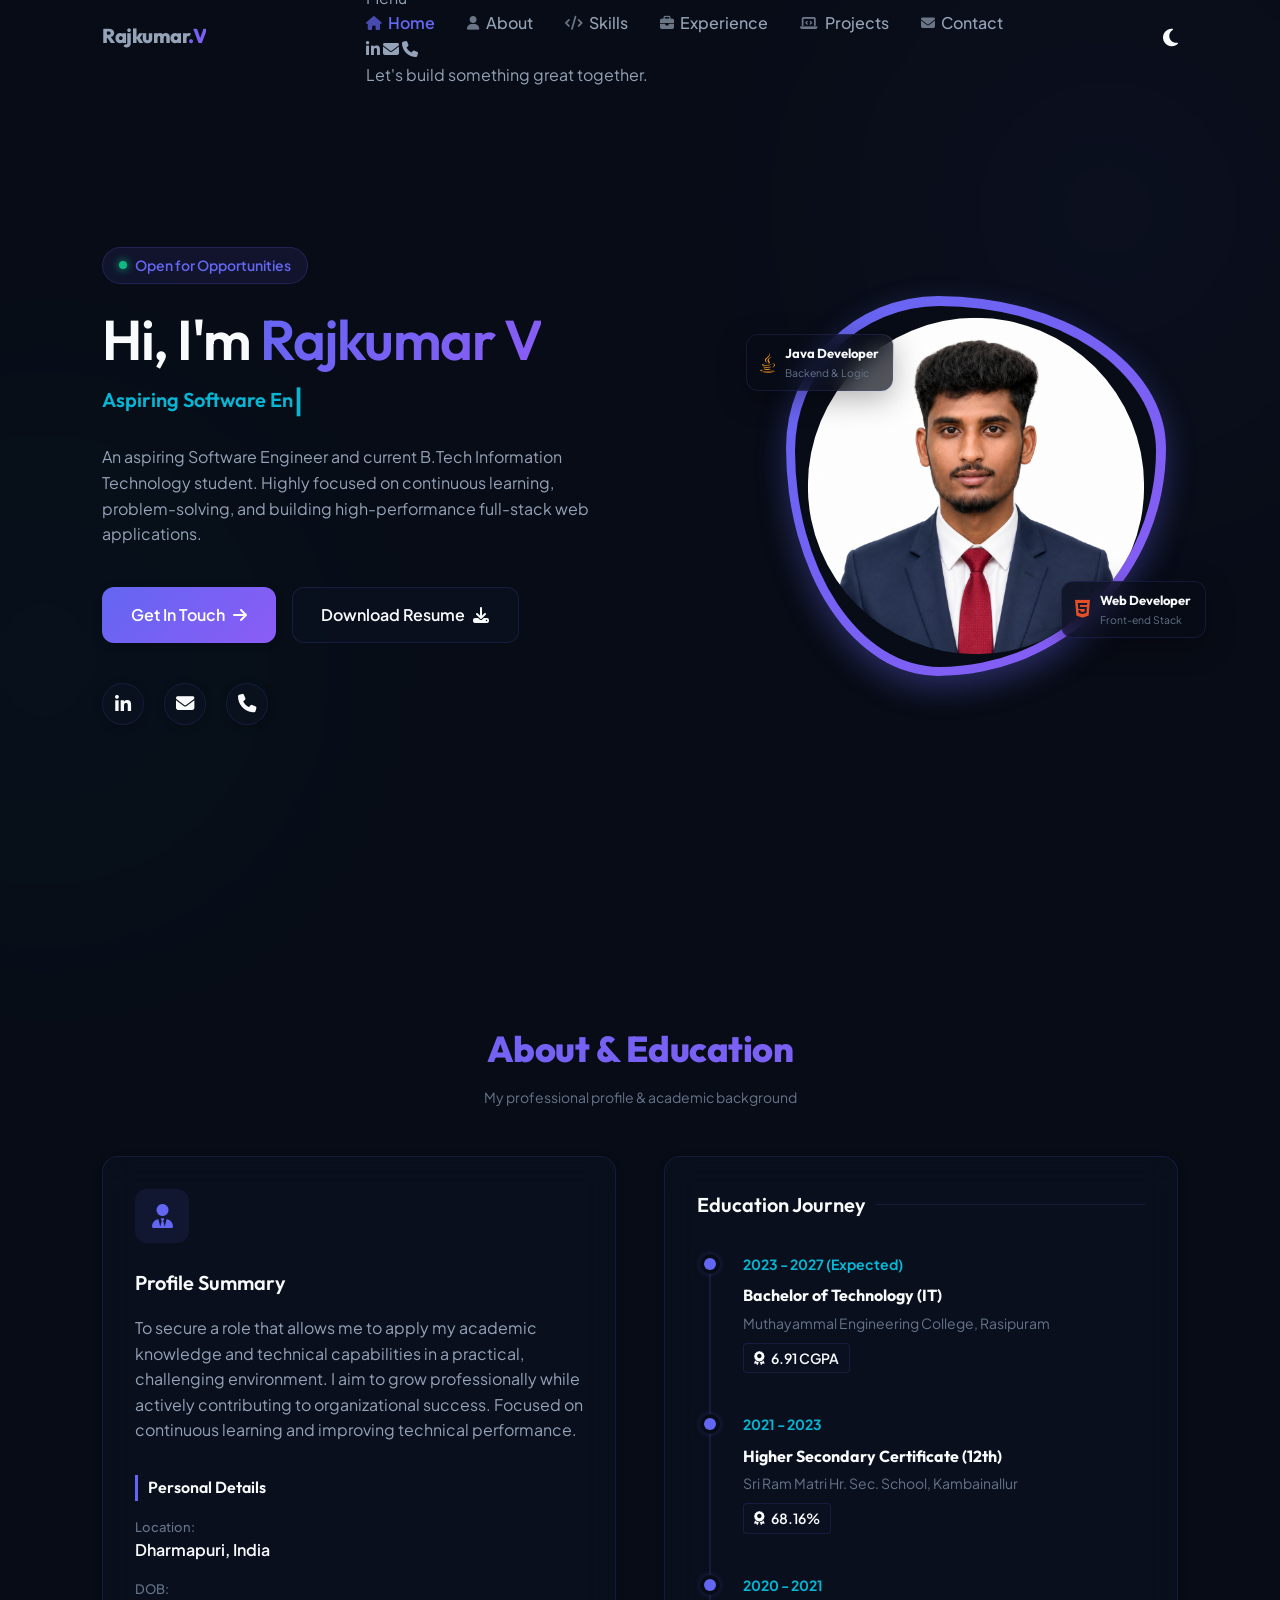
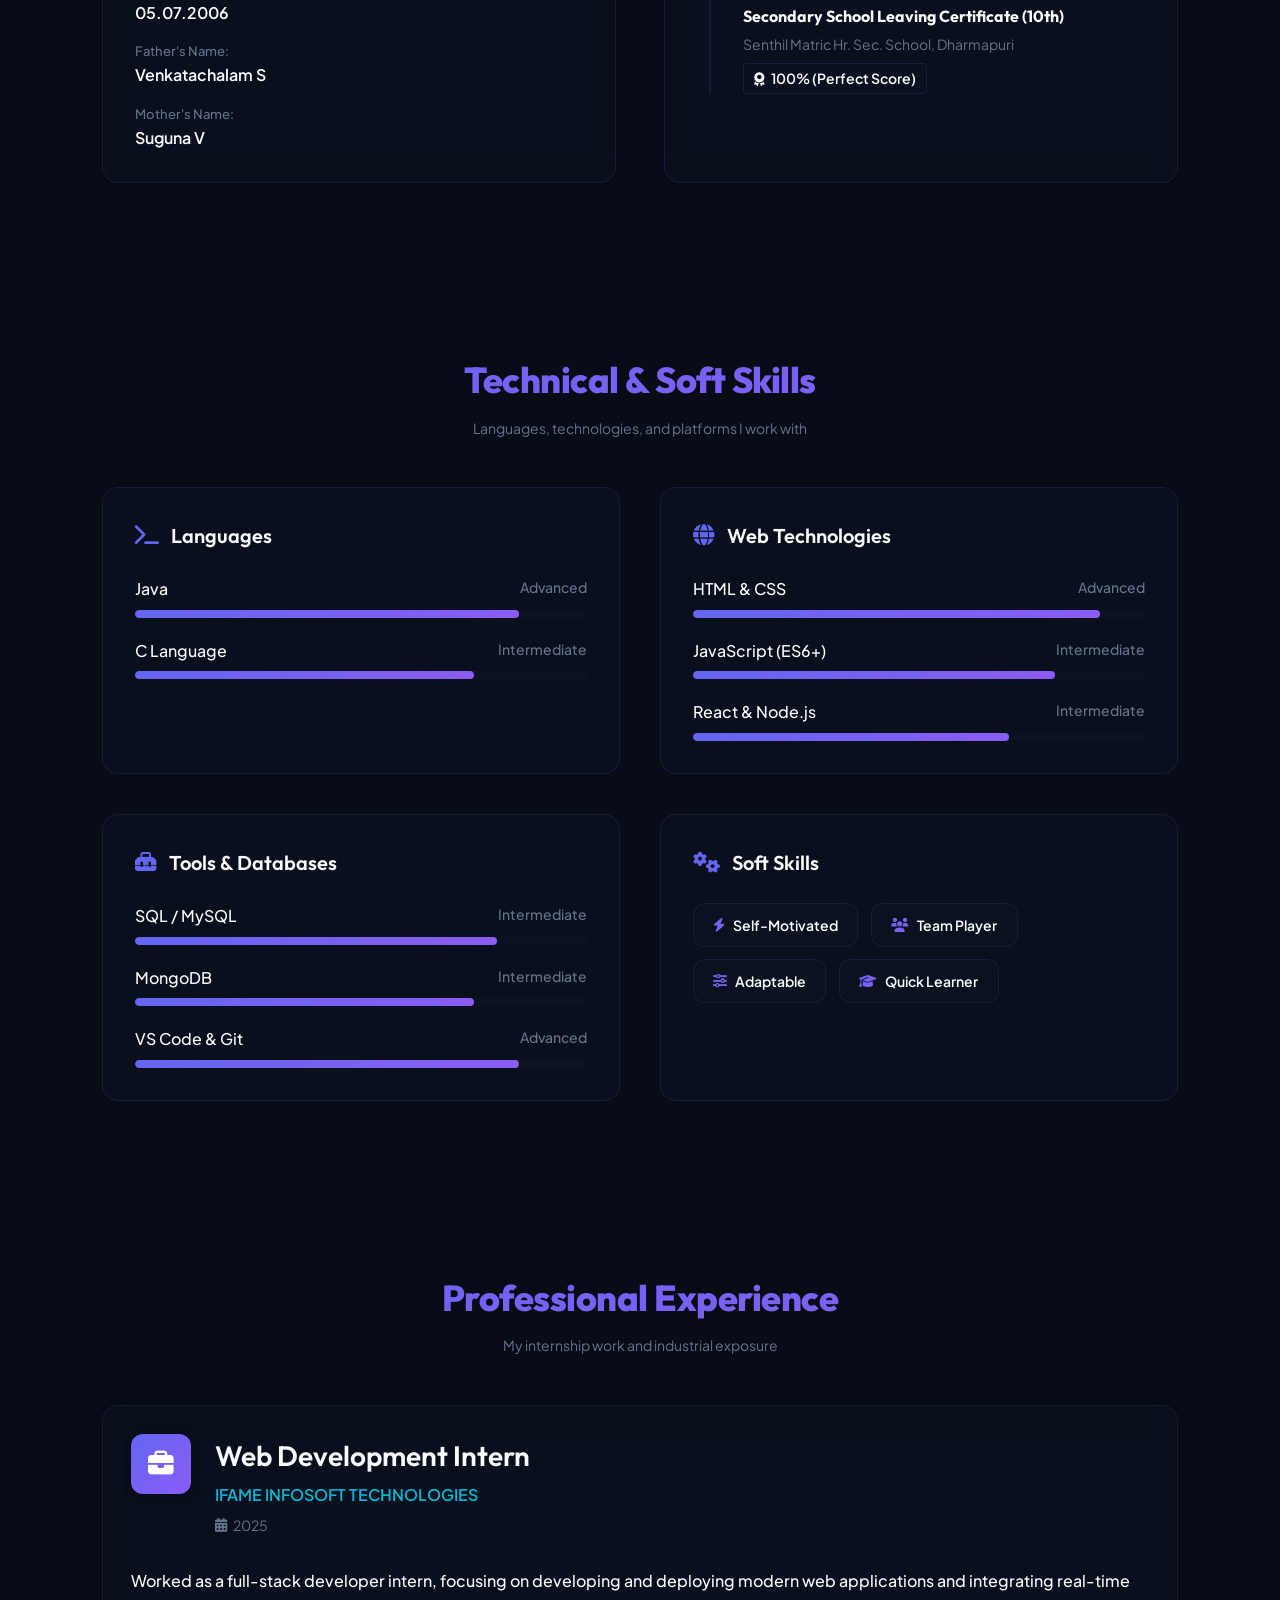
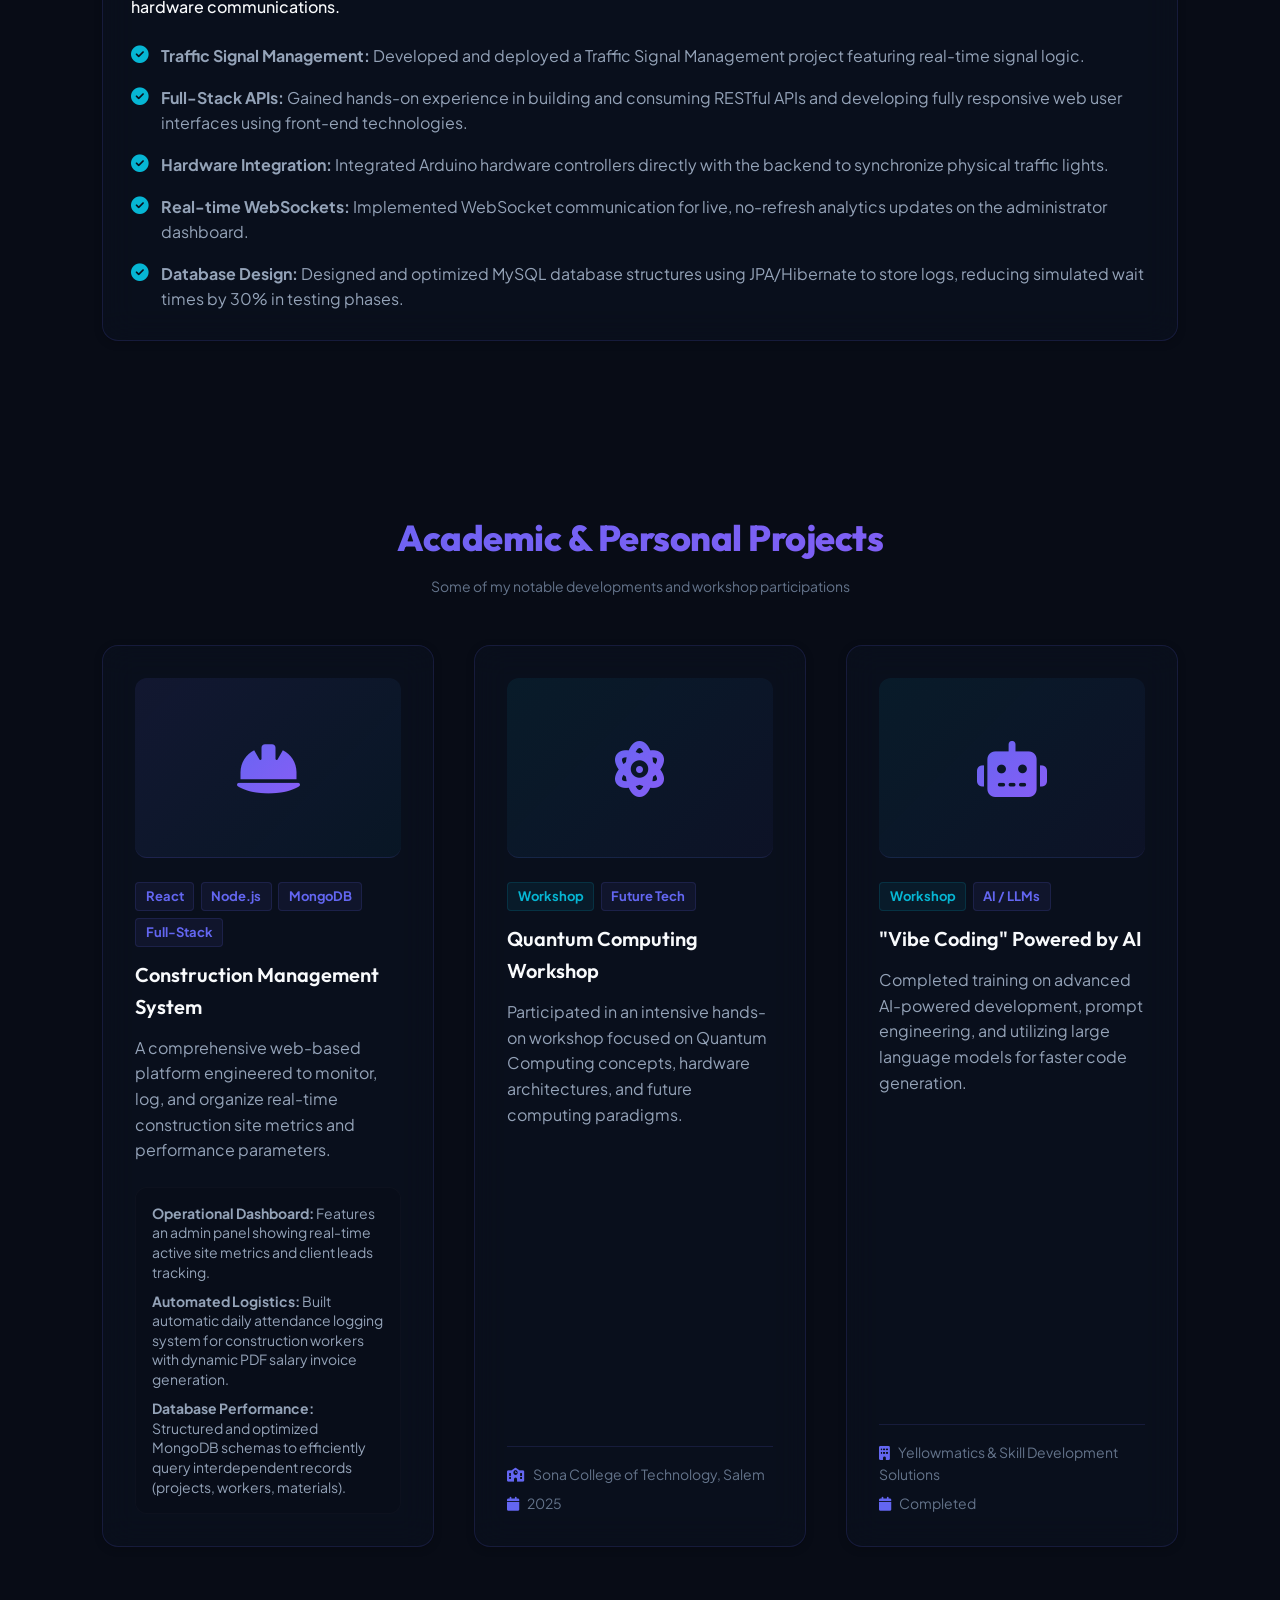
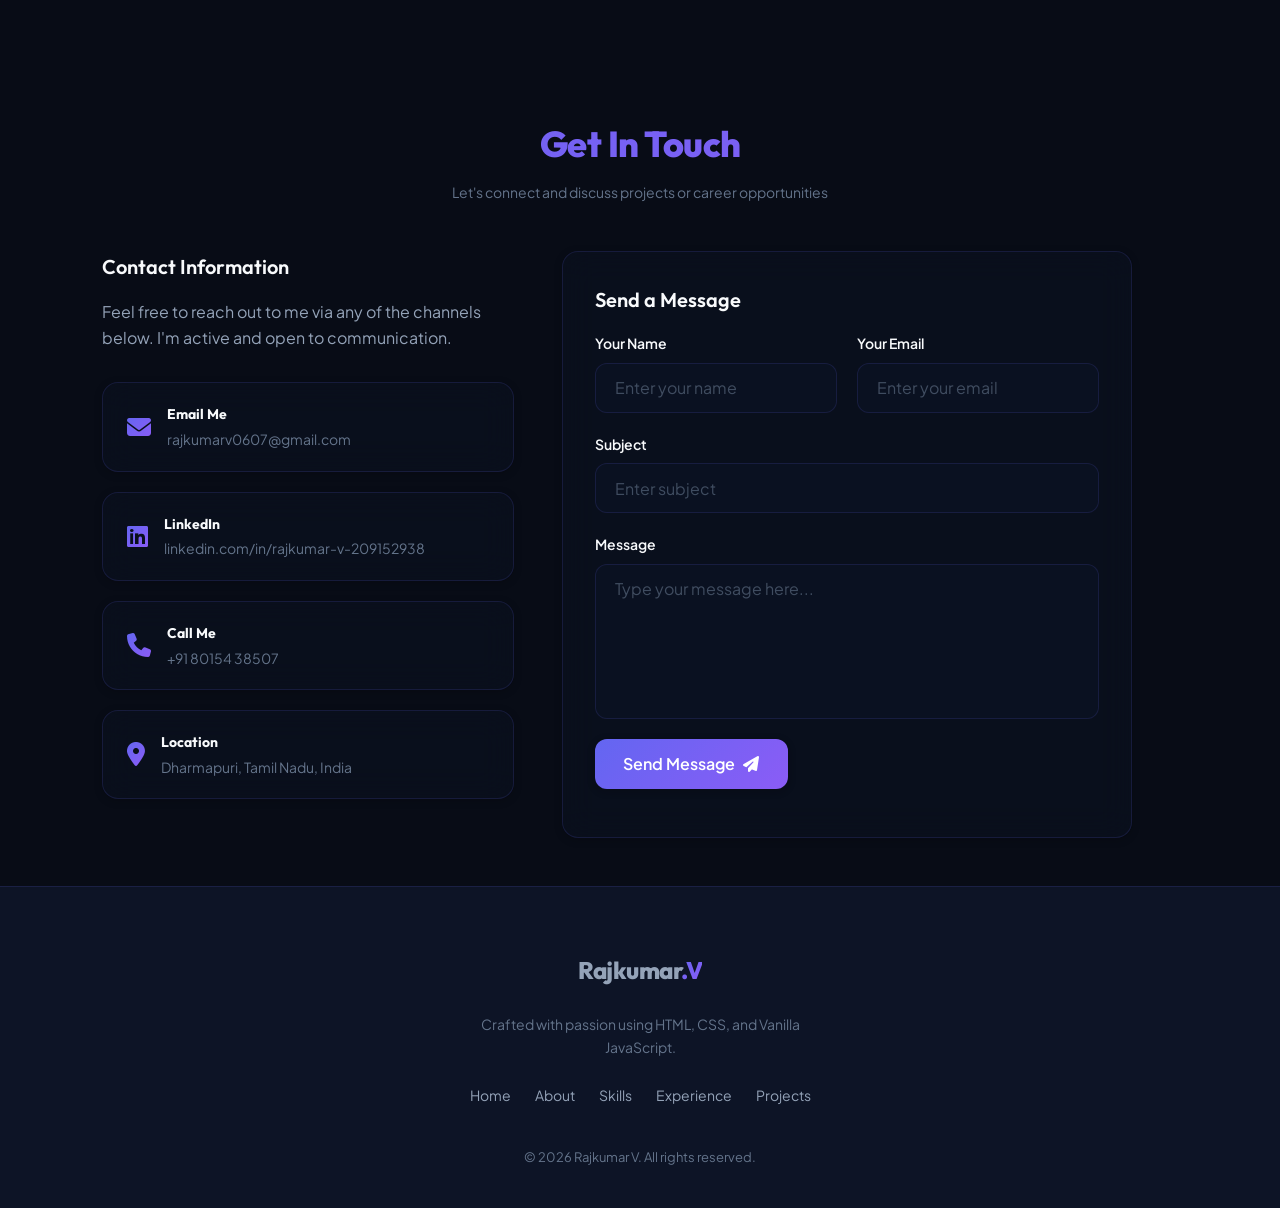
<file: index.html>
<!DOCTYPE html>
<html lang="en">
<head>
    <meta charset="UTF-8">
    <meta name="viewport" content="width=device-width, initial-scale=1.0">
    <title>Rajkumar V | Aspiring Software Engineer | B.Tech IT Portfolio</title>
    <meta name="description" content="Portfolio of Rajkumar V, an Aspiring Software Engineer and B.Tech IT student specializing in Java, Web Technologies, React, and Full-Stack Development.">
    <meta name="keywords" content="Rajkumar V, Software Engineer, Portfolio, B.Tech IT, Web Developer, Full-Stack Developer, Muthayammal Engineering College">
    <meta name="author" content="Rajkumar V">
    
    <!-- Google Fonts -->
    <link rel="preconnect" href="https://fonts.googleapis.com">
    <link rel="preconnect" href="https://fonts.gstatic.com" crossorigin>
    <link href="https://fonts.googleapis.com/css2?family=Plus+Jakarta+Sans:wght@300;400;500;600;700;800&family=Outfit:wght@300;400;500;600;700;800&display=swap" rel="stylesheet">
    
    <!-- Font Awesome Icons -->
    <link rel="stylesheet" href="https://cdnjs.cloudflare.com/ajax/libs/font-awesome/6.4.0/css/all.min.css">
    
    <!-- Inline CSS (Combined style.css) -->
    <style>
        /*==================== VARIABLES CSS ====================*/
        :root {
            --header-height: 4.5rem;

            /* Theme Colors (Default Dark Mode) */
            --first-color: #6366f1;
            --first-color-alt: #8b5cf6;
            --bg-color: #080c16;
            --surface-color: rgba(13, 20, 38, 0.4);
            --surface-color-solid: #0d1426;
            --border-color: rgba(99, 102, 241, 0.15);
            --title-color: #f8fafc;
            --text-color: #94a3b8;
            --text-color-light: #64748b;
            --input-bg: rgba(13, 20, 38, 0.6);
            --accent-cyan: #06b6d4;
            
            /* Gradients */
            --gradient-primary: linear-gradient(135deg, var(--first-color) 0%, var(--first-color-alt) 100%);
            --gradient-cyan: linear-gradient(135deg, #06b6d4 0%, #3b82f6 100%);
            --gradient-glow: radial-gradient(circle, rgba(99, 102, 241, 0.15) 0%, rgba(0, 0, 0, 0) 70%);

            /* Fonts & Typography */
            --body-font: 'Plus Jakarta Sans', sans-serif;
            --title-font: 'Outfit', sans-serif;
            
            --biggest-font-size: 2.5rem;
            --h1-font-size: 2rem;
            --h2-font-size: 1.5rem;
            --h3-font-size: 1.25rem;
            --normal-font-size: .938rem;
            --small-font-size: .813rem;
            --smaller-font-size: .75rem;

            /* Font weight */
            --font-medium: 500;
            --font-semi-bold: 600;
            --font-bold: 700;
            --font-extra-bold: 800;

            /* Margins & Paddings */
            --mb-0-5: .5rem;
            --mb-0-75: .75rem;
            --mb-1: 1rem;
            --mb-1-5: 1.5rem;
            --mb-2: 2rem;
            --mb-2-5: 2.5rem;
            --mb-3: 3rem;

            /* z-index */
            --z-tooltip: 10;
            --z-fixed: 100;
            --z-modal: 1000;

            /* Shadow & Border Radius */
            --shadow-sm: 0 2px 8px rgba(0, 0, 0, 0.2);
            --shadow-md: 0 8px 30px rgba(0, 0, 0, 0.3);
            --shadow-glow: 0 0 25px rgba(99, 102, 241, 0.25);
            --border-radius-lg: 24px;
            --border-radius-md: 16px;
            --border-radius-sm: 12px;

            /* Transition */
            --transition-smooth: all 0.4s cubic-bezier(0.25, 1, 0.5, 1);
        }

        /* Light Theme Variables */
        .light-theme {
            --bg-color: #f8fafc;
            --surface-color: rgba(255, 255, 255, 0.7);
            --surface-color-solid: #ffffff;
            --border-color: rgba(79, 70, 229, 0.15);
            --title-color: #0f172a;
            --text-color: #475569;
            --text-color-light: #64748b;
            --input-bg: #f1f5f9;
            --accent-cyan: #0891b2;
            --gradient-glow: radial-gradient(circle, rgba(79, 70, 229, 0.08) 0%, rgba(0, 0, 0, 0) 70%);
            --shadow-md: 0 10px 30px rgba(17, 24, 39, 0.06);
        }

        /* Responsive typography */
        @media screen and (min-width: 968px) {
            :root {
                --biggest-font-size: 3.5rem;
                --h1-font-size: 2.25rem;
                --h2-font-size: 1.75rem;
                --h3-font-size: 1.25rem;
                --normal-font-size: 1rem;
                --small-font-size: .875rem;
                --smaller-font-size: .813rem;
            }
        }

        /*==================== BASE ====================*/
        * {
            box-sizing: border-box;
            padding: 0;
            margin: 0;
        }

        html {
            scroll-behavior: smooth;
        }

        body {
            margin: 0;
            font-family: var(--body-font);
            font-size: var(--normal-font-size);
            background-color: var(--bg-color);
            color: var(--text-color);
            transition: var(--transition-smooth);
            overflow-x: hidden;
            line-height: 1.6;
        }

        h1, h2, h3, h4 {
            color: var(--title-color);
            font-family: var(--title-font);
            font-weight: var(--font-semi-bold);
            transition: var(--transition-smooth);
        }

        ul {
            list-style: none;
        }

        a {
            text-decoration: none;
            color: inherit;
            transition: var(--transition-smooth);
        }

        img {
            max-width: 100%;
            height: auto;
            display: block;
        }

        button, input, textarea {
            font-family: var(--body-font);
            font-size: var(--normal-font-size);
            border: none;
            outline: none;
            background: none;
        }

        /*==================== REUSABLE LAYOUT CLASSES ====================*/
        .container {
            max-width: 1140px;
            width: 100%;
            margin-left: auto;
            margin-right: auto;
            padding-left: var(--mb-1-5);
            padding-right: var(--mb-1-5);
        }

        .grid {
            display: grid;
            gap: 1.5rem;
        }

        .section {
            padding: 6.5rem 0 2rem;
            overflow-x: hidden;
        }

        .section-title {
            font-size: var(--h1-font-size);
            font-weight: var(--font-extra-bold);
            text-align: center;
            margin-bottom: var(--mb-0-5);
            letter-spacing: -0.5px;
        }

        .section-subtitle {
            display: block;
            font-size: var(--small-font-size);
            color: var(--text-color-light);
            text-align: center;
            margin-bottom: var(--mb-3);
        }

        /*==================== BACKGROUND GLOWS ====================*/
        .bg-glow {
            position: absolute;
            width: 600px;
            height: 600px;
            border-radius: 50%;
            filter: blur(150px);
            pointer-events: none;
            z-index: -1;
            opacity: 0.8;
            transition: var(--transition-smooth);
        }

        .bg-glow-1 {
            top: -10%;
            right: -10%;
            background: radial-gradient(circle, rgba(99, 102, 241, 0.15) 0%, rgba(99, 102, 241, 0) 70%);
        }

        .bg-glow-2 {
            top: 40%;
            left: -20%;
            background: radial-gradient(circle, rgba(6, 182, 212, 0.1) 0%, rgba(6, 182, 212, 0) 70%);
        }

        /*==================== UTILITIES ====================*/
        .text-gradient {
            background: var(--gradient-primary);
            -webkit-background-clip: text;
            -webkit-text-fill-color: transparent;
            background-clip: text;
        }

        .glass-card {
            background: var(--surface-color);
            backdrop-filter: blur(16px);
            -webkit-backdrop-filter: blur(16px);
            border: 1px solid var(--border-color);
            border-radius: var(--border-radius-md);
            padding: 2rem;
            box-shadow: var(--shadow-sm);
            transition: var(--transition-smooth);
        }

        .glass-card:hover {
            transform: translateY(-6px);
            border-color: rgba(99, 102, 241, 0.35);
            box-shadow: var(--shadow-md), 0 10px 20px rgba(99, 102, 241, 0.05);
        }

        /* Buttons */
        .btn {
            display: inline-flex;
            align-items: center;
            justify-content: center;
            column-gap: .5rem;
            padding: 0.9rem 1.8rem;
            border-radius: var(--border-radius-sm);
            font-weight: var(--font-semi-bold);
            cursor: pointer;
            transition: var(--transition-smooth);
        }

        .btn-primary {
            background: var(--gradient-primary);
            color: #ffffff;
            box-shadow: var(--shadow-sm);
        }

        .btn-primary:hover {
            transform: translateY(-2px);
            box-shadow: var(--shadow-glow);
        }

        .btn-secondary {
            background: var(--surface-color);
            color: var(--title-color);
            border: 1px solid var(--border-color);
        }

        .btn-secondary:hover {
            background: var(--border-color);
            color: var(--title-color);
            transform: translateY(-2px);
        }

        /*==================== HEADER & NAV ====================*/
        .header {
            width: 100%;
            background-color: transparent;
            position: fixed;
            top: 0;
            left: 0;
            z-index: var(--z-fixed);
            transition: var(--transition-smooth);
        }

        .nav {
            height: var(--header-height);
            display: flex;
            justify-content: space-between;
            align-items: center;
        }

        .nav-logo {
            font-size: var(--h3-font-size);
            font-family: var(--title-font);
            font-weight: var(--font-extra-bold);
            letter-spacing: -0.5px;
        }

        .nav-logo .accent {
            background: var(--gradient-primary);
            -webkit-background-clip: text;
            -webkit-text-fill-color: transparent;
            background-clip: text;
        }

        .nav-list {
            display: flex;
            column-gap: 2rem;
        }

        .nav-link {
            font-size: var(--normal-font-size);
            font-weight: var(--font-medium);
            color: var(--text-color);
            display: flex;
            align-items: center;
            column-gap: 0.4rem;
        }

        .nav-link i {
            font-size: var(--small-font-size);
            opacity: 0.7;
            transition: var(--transition-smooth);
        }

        .nav-link:hover {
            color: var(--first-color);
        }

        .nav-link:hover i {
            color: var(--first-color);
            transform: translateY(-1px);
        }

        .active-link {
            color: var(--first-color);
            font-weight: var(--font-semi-bold);
        }

        .nav-toggle {
            display: none;
            position: relative;
            width: 2.35rem;
            height: 2.35rem;
            border-radius: 50%;
            align-items: center;
            justify-content: center;
            cursor: pointer;
            background: var(--surface-color);
            border: 1px solid var(--border-color);
            transition: var(--transition-smooth);
            z-index: calc(var(--z-modal) + 2);
        }

        .nav-toggle:hover {
            border-color: var(--first-color);
            box-shadow: 0 0 0 6px rgba(99, 102, 241, 0.08);
        }

        .nav-toggle-bars {
            position: relative;
            width: 1.05rem;
            height: 0.7rem;
        }

        .nav-toggle-bars span {
            position: absolute;
            left: 0;
            width: 100%;
            height: 2px;
            border-radius: 2px;
            background: var(--title-color);
            transition: transform 0.35s cubic-bezier(0.65, 0, 0.35, 1),
                        opacity 0.25s ease,
                        top 0.35s cubic-bezier(0.65, 0, 0.35, 1),
                        background-color 0.3s ease;
        }

        .nav-toggle-bars span:nth-child(1) { top: 0; }
        .nav-toggle-bars span:nth-child(2) { top: 50%; transform: translateY(-50%); }
        .nav-toggle-bars span:nth-child(3) { top: 100%; transform: translateY(-100%); }

        .nav-toggle.is-active .nav-toggle-bars span {
            background: var(--first-color);
        }

        .nav-toggle.is-active .nav-toggle-bars span:nth-child(1) {
            top: 50%;
            transform: translateY(-50%) rotate(45deg);
        }

        .nav-toggle.is-active .nav-toggle-bars span:nth-child(2) {
            opacity: 0;
        }

        .nav-toggle.is-active .nav-toggle-bars span:nth-child(3) {
            top: 50%;
            transform: translateY(-50%) rotate(-45deg);
        }

        .nav-close {
            display: none;
        }

        .nav-actions {
            display: flex;
            align-items: center;
            column-gap: 1.25rem;
        }

        /* Theme Toggle */
        .theme-toggle {
            font-size: 1.25rem;
            color: var(--title-color);
            cursor: pointer;
            transition: var(--transition-smooth);
        }

        .theme-toggle:hover {
            color: var(--first-color);
            transform: rotate(15deg);
        }

        .sun-icon {
            display: none;
        }

        /* Light mode icon display toggle */
        .light-theme .moon-icon {
            display: none;
        }
        .light-theme .sun-icon {
            display: inline-block;
        }

        /* Header style change on scroll */
        .scroll-header {
            background-color: rgba(8, 12, 22, 0.85);
            backdrop-filter: blur(12px);
            -webkit-backdrop-filter: blur(12px);
            box-shadow: 0 4px 20px rgba(0, 0, 0, 0.15);
            border-bottom: 1px solid var(--border-color);
        }

        .light-theme .scroll-header {
            background-color: rgba(248, 250, 252, 0.85);
            box-shadow: 0 4px 20px rgba(17, 24, 39, 0.05);
        }

        /*==================== HERO (HOME) ====================*/
        .home {
            min-height: 100svh;
            display: flex;
            align-items: center;
        }

        .home-container {
            align-items: center;
            row-gap: 2.5rem;
        }

        .home-badge {
            display: inline-flex;
            align-items: center;
            column-gap: 0.5rem;
            background: rgba(99, 102, 241, 0.1);
            border: 1px solid rgba(99, 102, 241, 0.2);
            color: var(--first-color);
            padding: 0.4rem 1rem;
            border-radius: 100px;
            font-size: var(--small-font-size);
            font-weight: var(--font-semi-bold);
            margin-bottom: var(--mb-1-5);
        }

        .badge-dot {
            width: 8px;
            height: 8px;
            border-radius: 50%;
            background-color: #10b981;
            box-shadow: 0 0 8px #10b981;
            animation: pulse 1.8s infinite;
        }

        .home-title {
            font-size: var(--biggest-font-size);
            line-height: 1.15;
            margin-bottom: var(--mb-0-5);
            letter-spacing: -1.5px;
        }

        .home-subtitle-wrapper {
            height: 2.5rem;
            display: flex;
            align-items: center;
            margin-bottom: var(--mb-1-5);
        }

        .home-subtitle {
            font-size: var(--h3-font-size);
            font-weight: var(--font-semi-bold);
            color: var(--accent-cyan);
            font-family: var(--title-font);
        }

        .typed-cursor {
            font-size: var(--h2-font-size);
            color: var(--accent-cyan);
            font-weight: var(--font-bold);
            animation: blink 0.8s infinite;
        }

        .home-description {
            font-size: var(--normal-font-size);
            color: var(--text-color);
            margin-bottom: var(--mb-2-5);
            max-width: 520px;
        }

        .home-buttons {
            display: flex;
            flex-wrap: wrap;
            gap: 1rem;
            margin-bottom: var(--mb-2-5);
        }

        .home-socials {
            display: flex;
            column-gap: 1.25rem;
        }

        .home-social-link {
            width: 42px;
            height: 42px;
            border-radius: 50%;
            background: var(--surface-color);
            border: 1px solid var(--border-color);
            color: var(--title-color);
            display: flex;
            align-items: center;
            justify-content: center;
            font-size: 1.15rem;
            box-shadow: var(--shadow-sm);
        }

        .home-social-link:hover {
            background: var(--gradient-primary);
            color: #ffffff;
            border-color: transparent;
            transform: translateY(-3px);
            box-shadow: var(--shadow-glow);
        }

        /* Hero Image Wrapper */
        .home-img-wrapper {
            position: relative;
            justify-self: center;
            width: 260px;
            height: 260px;
            flex-shrink: 0;
        }

        .home-img-bg {
            width: 100%;
            height: 100%;
            border-radius: 40% 60% 60% 40% / 40% 40% 60% 60%;
            background: var(--gradient-primary);
            display: flex;
            align-items: center;
            justify-content: center;
            animation: blob-morph 8s infinite alternate;
            box-shadow: 0 12px 30px rgba(99, 102, 241, 0.35);
        }

        .home-img-container {
            width: 95%;
            height: 95%;
            border-radius: 40% 60% 60% 40% / 40% 40% 60% 60%;
            background-color: var(--bg-color);
            overflow: hidden;
            display: flex;
            align-items: center;
            justify-content: center;
            animation: blob-morph 8s infinite alternate;
            transition: var(--transition-smooth);
        }

        .home-img {
            width: 98%;
            height: 98%;
            object-fit: cover;
            border-radius: 50%;
            transform: scale(0.95);
            transition: var(--transition-smooth);
        }

        .home-img-wrapper:hover .home-img {
            transform: scale(1.05);
        }

        /* Floating Badges */
        .floating-badge {
            position: absolute;
            display: flex;
            align-items: center;
            column-gap: 0.6rem;
            background: rgba(8, 12, 22, 0.7);
            backdrop-filter: blur(12px);
            -webkit-backdrop-filter: blur(12px);
            border: 1px solid var(--border-color);
            border-radius: var(--border-radius-sm);
            padding: 0.5rem 0.85rem;
            box-shadow: var(--shadow-md);
            white-space: nowrap;
            max-width: calc(100% - 20px);
        }

        .light-theme .floating-badge {
            background: rgba(255, 255, 255, 0.85);
        }

        .floating-badge i {
            font-size: 1.25rem;
        }

        .floating-badge h4 {
            font-size: var(--smaller-font-size);
            font-weight: var(--font-bold);
            margin-bottom: 0.1rem;
        }

        .floating-badge p {
            font-size: 0.65rem;
            color: var(--text-color-light);
        }

        .badge-1 {
            top: 10%;
            left: -20px;
            animation: float 4s ease-in-out infinite;
        }

        .badge-2 {
            bottom: 10%;
            right: -20px;
            animation: float 4.5s ease-in-out infinite alternate;
        }

        .java-color { color: #f89820; }
        .html-color { color: #e34f26; }

        /*==================== ABOUT & EDUCATION ====================*/
        .about-container {
            row-gap: 3.5rem;
        }

        .profile-card {
            position: relative;
            overflow: hidden;
        }

        .card-icon-container {
            width: 54px;
            height: 54px;
            border-radius: var(--border-radius-sm);
            background: rgba(99, 102, 241, 0.1);
            color: var(--first-color);
            display: flex;
            align-items: center;
            justify-content: center;
            font-size: 1.5rem;
            margin-bottom: var(--mb-1-5);
        }

        .profile-card h3 {
            font-size: var(--h3-font-size);
            margin-bottom: var(--mb-1);
        }

        .profile-card p {
            color: var(--text-color);
            margin-bottom: var(--mb-2);
        }

        /* Personal Details */
        .personal-details h4 {
            font-size: var(--normal-font-size);
            margin-bottom: var(--mb-1);
            border-left: 3px solid var(--first-color);
            padding-left: 0.6rem;
        }

        .details-grid {
            display: grid;
            grid-template-columns: repeat(auto-fit, minmax(220px, 1fr));
            gap: 1rem;
        }

        .detail-item {
            display: flex;
            flex-direction: column;
        }

        .detail-label {
            font-size: var(--smaller-font-size);
            color: var(--text-color-light);
            font-weight: var(--font-medium);
        }

        .detail-value {
            font-size: var(--normal-font-size);
            color: var(--title-color);
            font-weight: var(--font-semi-bold);
        }

        /* Timeline Education */
        .education-timeline-wrapper h3 {
            font-size: var(--h3-font-size);
            margin-bottom: var(--mb-2);
            display: flex;
            align-items: center;
            column-gap: 0.6rem;
        }

        .education-timeline-wrapper h3::after {
            content: '';
            display: block;
            height: 1px;
            flex-grow: 1;
            background: var(--border-color);
        }

        .timeline {
            border-left: 2px solid var(--border-color);
            margin-left: 0.75rem;
            display: flex;
            flex-direction: column;
            row-gap: 2.5rem;
            position: relative;
        }

        .timeline-item {
            position: relative;
            padding-left: 2rem;
        }

        .timeline-dot {
            position: absolute;
            left: -7px;
            top: 5px;
            width: 12px;
            height: 12px;
            border-radius: 50%;
            background-color: var(--first-color);
            box-shadow: 0 0 0 4px var(--bg-color), 0 0 10px var(--first-color);
            transition: var(--transition-smooth);
        }

        .timeline-item:hover .timeline-dot {
            background-color: var(--accent-cyan);
            box-shadow: 0 0 0 4px var(--bg-color), 0 0 10px var(--accent-cyan);
        }

        .timeline-date {
            font-size: var(--small-font-size);
            font-weight: var(--font-bold);
            color: var(--accent-cyan);
            margin-bottom: var(--mb-0-5);
        }

        .timeline-content h4 {
            font-size: var(--normal-font-size);
            font-weight: var(--font-bold);
            margin-bottom: 0.2rem;
        }

        .timeline-institution {
            font-size: var(--small-font-size);
            color: var(--text-color-light);
            margin-bottom: var(--mb-0-5);
        }

        .timeline-score {
            display: inline-flex;
            align-items: center;
            column-gap: 0.4rem;
            font-size: var(--small-font-size);
            font-weight: var(--font-semi-bold);
            color: var(--title-color);
            background: var(--surface-color);
            border: 1px solid var(--border-color);
            padding: 0.2rem 0.6rem;
            border-radius: 4px;
        }

        /*==================== SKILLS ====================*/
        .skills-container {
            grid-template-columns: 1fr;
            row-gap: 2rem;
        }

        .skills-card {
            background: var(--surface-color);
            border: 1px solid var(--border-color);
            border-radius: var(--border-radius-md);
            padding: 2rem;
            transition: var(--transition-smooth);
        }

        .skills-card:hover {
            border-color: rgba(99, 102, 241, 0.35);
            box-shadow: var(--shadow-sm);
        }

        .skills-header {
            display: flex;
            align-items: center;
            column-gap: 0.75rem;
            margin-bottom: var(--mb-1-5);
        }

        .skills-icon {
            font-size: 1.35rem;
            color: var(--first-color);
        }

        .skills-header h3 {
            font-size: var(--h3-font-size);
        }

        .skills-list {
            display: flex;
            flex-direction: column;
            row-gap: 1.25rem;
        }

        .skills-info {
            display: flex;
            justify-content: space-between;
            font-weight: var(--font-medium);
            margin-bottom: var(--mb-0-5);
            font-size: var(--normal-font-size);
        }

        .skills-info span:first-child {
            color: var(--title-color);
        }

        .skills-info span:last-child {
            color: var(--text-color-light);
            font-size: var(--small-font-size);
        }

        .skills-bar {
            height: 8px;
            background-color: var(--input-bg);
            border-radius: 10px;
            overflow: hidden;
        }

        .skills-percentage {
            height: 100%;
            border-radius: 10px;
            background: var(--gradient-primary);
            transition: width 1.5s cubic-bezier(0.25, 1, 0.5, 1);
        }

        /* Soft Skills tags styling */
        .soft-skills-grid {
            display: flex;
            flex-wrap: wrap;
            gap: 0.8rem;
        }

        .soft-skill-tag {
            display: inline-flex;
            align-items: center;
            column-gap: 0.5rem;
            background: var(--surface-color);
            border: 1px solid var(--border-color);
            padding: 0.6rem 1.2rem;
            border-radius: var(--border-radius-sm);
            font-weight: var(--font-semi-bold);
            color: var(--title-color);
            font-size: var(--small-font-size);
            transition: var(--transition-smooth);
        }

        .soft-skill-tag:hover {
            transform: translateY(-2px);
            border-color: var(--first-color);
            box-shadow: 0 4px 12px rgba(99, 102, 241, 0.15);
        }

        /*==================== EXPERIENCE (INTERNSHIP) ====================*/
        .experience-card {
            position: relative;
            padding: 1.75rem;
        }

        .experience-header {
            display: flex;
            column-gap: 1.5rem;
            margin-bottom: var(--mb-2);
            flex-wrap: wrap;
            row-gap: 1rem;
        }

        .exp-icon {
            width: 60px;
            height: 60px;
            background: var(--gradient-primary);
            color: #ffffff;
            border-radius: var(--border-radius-sm);
            display: flex;
            align-items: center;
            justify-content: center;
            font-size: 1.6rem;
            box-shadow: var(--shadow-sm);
        }

        .exp-meta {
            display: flex;
            flex-direction: column;
        }

        .exp-meta h3 {
            font-size: var(--h2-font-size);
            margin-bottom: 0.2rem;
        }

        .company-name {
            font-weight: var(--font-semi-bold);
            color: var(--accent-cyan);
            margin-bottom: 0.4rem;
        }

        .exp-duration {
            font-size: var(--small-font-size);
            color: var(--text-color-light);
            display: inline-flex;
            align-items: center;
            column-gap: 0.4rem;
        }

        .exp-intro-text {
            margin-bottom: var(--mb-1-5);
            font-size: var(--normal-font-size);
            color: var(--title-color);
            font-weight: var(--font-medium);
        }

        .exp-points {
            display: flex;
            flex-direction: column;
            row-gap: 1rem;
        }

        .exp-points li {
            display: flex;
            column-gap: 0.75rem;
            align-items: flex-start;
        }

        .exp-points li i {
            color: var(--accent-cyan);
            font-size: 1.1rem;
            margin-top: 0.2rem;
        }

        .exp-points li span {
            font-size: var(--normal-font-size);
            color: var(--text-color);
        }

        /*==================== PROJECTS & WORKSHOPS ====================*/
        .projects-grid {
            grid-template-columns: 1fr;
            gap: 2rem;
        }

        .project-card {
            overflow: hidden;
            display: flex;
            flex-direction: column;
            height: 100%;
        }

        .project-img-wrapper {
            height: 180px;
            background: linear-gradient(135deg, rgba(99, 102, 241, 0.1) 0%, rgba(6, 182, 212, 0.05) 100%);
            border-radius: var(--border-radius-sm);
            display: flex;
            align-items: center;
            justify-content: center;
            position: relative;
            border-bottom: 1px solid var(--border-color);
            overflow: hidden;
        }

        .project-icon-overlay {
            font-size: 3.5rem;
            background: var(--gradient-primary);
            -webkit-background-clip: text;
            -webkit-text-fill-color: transparent;
            background-clip: text;
            transition: var(--transition-smooth);
        }

        .project-card:hover .project-icon-overlay {
            transform: scale(1.15) rotate(5deg);
        }

        .workshop-img {
            background: linear-gradient(135deg, rgba(6, 182, 212, 0.08) 0%, rgba(99, 102, 241, 0.05) 100%);
        }

        .project-info {
            padding-top: var(--mb-1-5);
            flex-grow: 1;
            display: flex;
            flex-direction: column;
        }

        .project-tags {
            display: flex;
            flex-wrap: wrap;
            gap: 0.4rem;
            margin-bottom: var(--mb-0-75);
        }

        .project-tag {
            font-size: var(--smaller-font-size);
            font-weight: var(--font-bold);
            background: rgba(99, 102, 241, 0.08);
            color: var(--first-color);
            padding: 0.2rem 0.6rem;
            border-radius: 4px;
            border: 1px solid rgba(99, 102, 241, 0.15);
        }

        .workshop-tag {
            background: rgba(6, 182, 212, 0.08);
            color: var(--accent-cyan);
            border: 1px solid rgba(6, 182, 212, 0.15);
        }

        .project-info h3 {
            font-size: var(--h3-font-size);
            margin-bottom: var(--mb-0-75);
        }

        .project-description {
            font-size: var(--normal-font-size);
            color: var(--text-color);
            margin-bottom: var(--mb-1-5);
        }

        .project-details-expand {
            background: rgba(8, 12, 22, 0.3);
            border-radius: var(--border-radius-sm);
            padding: 1rem;
            margin-top: auto;
            border: 1px solid rgba(255, 255, 255, 0.02);
        }

        .light-theme .project-details-expand {
            background: rgba(241, 245, 249, 0.5);
        }

        .project-details-expand ul {
            display: flex;
            flex-direction: column;
            row-gap: 0.6rem;
        }

        .project-details-expand li {
            font-size: var(--small-font-size);
            line-height: 1.4;
        }

        .workshop-details {
            display: flex;
            flex-direction: column;
            row-gap: 0.4rem;
            font-size: var(--small-font-size);
            color: var(--text-color-light);
            margin-top: auto;
            padding-top: var(--mb-1);
            border-top: 1px solid var(--border-color);
        }

        .workshop-org i, .workshop-date i {
            margin-right: 0.4rem;
            color: var(--first-color);
        }

        /*==================== CONTACT ====================*/
        .contact-container {
            row-gap: 3.5rem;
        }

        .contact-info h3, .contact-form-container h3 {
            font-size: var(--h3-font-size);
            margin-bottom: var(--mb-1);
        }

        .contact-intro {
            font-size: var(--normal-font-size);
            color: var(--text-color);
            margin-bottom: var(--mb-2);
        }

        .contact-cards-grid {
            display: grid;
            grid-template-columns: repeat(auto-fit, minmax(220px, 1fr));
            gap: 1.25rem;
        }

        .contact-card {
            display: flex;
            align-items: center;
            column-gap: 1rem;
            padding: 1.25rem 1.5rem;
        }

        .contact-card-icon {
            font-size: 1.5rem;
            background: var(--gradient-primary);
            -webkit-background-clip: text;
            -webkit-text-fill-color: transparent;
            background-clip: text;
        }

        .contact-card h4 {
            font-size: var(--small-font-size);
            font-weight: var(--font-bold);
            margin-bottom: 0.15rem;
        }

        .contact-card p {
            font-size: var(--small-font-size);
            color: var(--text-color-light);
        }

        /* Contact Form */
        .contact-form {
            display: flex;
            flex-direction: column;
            row-gap: 1.25rem;
        }

        .form-group-grid {
            display: grid;
            grid-template-columns: 1fr;
            gap: 1.25rem;
        }

        .form-group {
            display: flex;
            flex-direction: column;
        }

        .form-group label {
            font-size: var(--small-font-size);
            font-weight: var(--font-semi-bold);
            color: var(--title-color);
            margin-bottom: 0.5rem;
        }

        .form-input {
            background: var(--input-bg);
            border: 1px solid var(--border-color);
            padding: 0.85rem 1.2rem;
            border-radius: var(--border-radius-sm);
            color: var(--title-color);
            font-family: var(--body-font);
            font-size: var(--normal-font-size);
            transition: var(--transition-smooth);
        }

        .form-input::placeholder {
            color: var(--text-color-light);
            opacity: 0.6;
        }

        .form-input:focus {
            border-color: var(--first-color);
            box-shadow: 0 0 10px rgba(99, 102, 241, 0.15);
        }

        textarea.form-input {
            resize: none;
        }

        .form-submit-btn {
            align-self: flex-start;
        }

        .form-status-msg {
            margin-top: var(--mb-1);
            font-size: var(--small-font-size);
            font-weight: var(--font-semi-bold);
        }
        .form-status-msg.success {
            color: #10b981;
        }
        .form-status-msg.error {
            color: #ef4444;
        }

        /*==================== FOOTER ====================*/
        .footer {
            background-color: var(--surface-color-solid);
            border-top: 1px solid var(--border-color);
            padding: 4rem 0 2.5rem;
            transition: var(--transition-smooth);
            /* Extra bottom space on mobile for bottom nav */
        }

        .footer-container {
            display: flex;
            flex-direction: column;
            align-items: center;
            row-gap: 1.5rem;
            text-align: center;
        }

        .footer-logo {
            font-size: 1.5rem;
            font-family: var(--title-font);
            font-weight: var(--font-extra-bold);
            letter-spacing: -0.5px;
        }

        .footer-logo .accent {
            background: var(--gradient-primary);
            -webkit-background-clip: text;
            -webkit-text-fill-color: transparent;
            background-clip: text;
        }

        .footer-text {
            font-size: var(--small-font-size);
            color: var(--text-color-light);
            max-width: 320px;
        }

        .footer-links {
            display: flex;
            column-gap: 1.5rem;
            flex-wrap: wrap;
            justify-content: center;
            row-gap: 0.5rem;
        }

        .footer-links a {
            font-size: var(--small-font-size);
            color: var(--text-color);
        }

        .footer-links a:hover {
            color: var(--first-color);
        }

        .footer-copy {
            font-size: var(--smaller-font-size);
            color: var(--text-color-light);
            margin-top: 1rem;
        }

        /*==================== SCROLLBAR ====================*/
        ::-webkit-scrollbar {
            width: 10px;
        }

        ::-webkit-scrollbar-track {
            background: var(--bg-color);
        }

        ::-webkit-scrollbar-thumb {
            background: rgba(99, 102, 241, 0.2);
            border-radius: 10px;
        }

        ::-webkit-scrollbar-thumb:hover {
            background: rgba(99, 102, 241, 0.45);
        }

        /*==================== KEYFRAMES ====================*/
        @keyframes pulse {
            0% { transform: scale(0.9); opacity: 0.6; }
            50% { transform: scale(1.1); opacity: 1; box-shadow: 0 0 12px #10b981; }
            100% { transform: scale(0.9); opacity: 0.6; }
        }

        @keyframes blink {
            50% { opacity: 0; }
        }

        @keyframes float {
            0% { transform: translateY(0); }
            50% { transform: translateY(-10px); }
            100% { transform: translateY(0); }
        }

        @keyframes blob-morph {
            0% { border-radius: 40% 60% 60% 40% / 40% 40% 60% 60%; }
            50% { border-radius: 60% 40% 40% 60% / 60% 60% 40% 40%; }
            100% { border-radius: 40% 60% 60% 40% / 40% 40% 60% 60%; }
        }

        /*==================== RESPONSIVE BREAKPOINTS ====================*/

        /* ── XS: max 380px ──────────────────────────────────────────── */
        @media screen and (max-width: 380px) {
            .container {
                padding-left: 1rem;
                padding-right: 1rem;
            }

            .home-title {
                font-size: 2rem;
                letter-spacing: -1px;
            }

            .home-img-wrapper {
                width: 220px;
                height: 220px;
            }

            .home-buttons .btn {
                padding: 0.75rem 1.25rem;
                font-size: var(--small-font-size);
                width: 100%;
                justify-content: center;
            }

            .badge-1 { left: -5px; }
            .badge-2 { right: -5px; }

            .floating-badge h4 { display: none; }
            .floating-badge p  { display: none; }

            .details-grid {
                grid-template-columns: 1fr;
            }

            .section-title {
                font-size: var(--h2-font-size);
            }
        }

        /* ── SM mobile: max 576px ────────────────────────────────────── */
        @media screen and (max-width: 576px) {
            .section {
                padding: 5.5rem 0 2rem;
            }

            /* Hero: image on top, text below — better visual hierarchy */
            .home-container {
                display: flex;
                flex-direction: column-reverse;
                align-items: center;
                text-align: center;
                row-gap: 1.75rem;
                padding-top: 1.5rem;
                padding-bottom: 1.5rem;
            }

            .home-content {
                width: 100%;
            }

            .home-badge {
                margin-left: auto;
                margin-right: auto;
            }

            .home-subtitle-wrapper {
                justify-content: center;
            }

            .home-description {
                max-width: 100%;
            }

            .home-buttons {
                justify-content: center;
            }

            .home-socials {
                justify-content: center;
            }

            .home-img-wrapper {
                width: 240px;
                height: 240px;
            }

            /* Floating badges — pull them in so they don't clip viewport */
            .badge-1 { left: -10px; top: 8%; }
            .badge-2 { right: -10px; bottom: 8%; }

            /* About */
            .about-container {
                grid-template-columns: 1fr;
                row-gap: 1.5rem;
            }

            .profile-card, .education-timeline-wrapper {
                padding: 1.5rem;
            }

            /* Skills */
            .skills-container {
                grid-template-columns: 1fr;
            }

            /* Experience */
            .experience-card {
                padding: 1.25rem;
            }

            .experience-header {
                flex-direction: column;
                row-gap: 0.75rem;
            }

            .exp-meta h3 {
                font-size: var(--h3-font-size);
            }

            /* Projects */
            .projects-grid {
                grid-template-columns: 1fr;
            }

            /* Contact */
            .contact-container {
                grid-template-columns: 1fr;
                row-gap: 1.5rem;
            }

            .contact-cards-grid {
                grid-template-columns: 1fr;
            }

            .contact-form-container {
                padding: 1.5rem;
            }

            .form-submit-btn {
                width: 100%;
                align-self: stretch;
            }

        }

        /* ── MD: 577px – 767px ───────────────────────────────────────── */
        @media screen and (min-width: 577px) and (max-width: 767px) {
            .section {
                padding: 6rem 0 2rem;
            }

            /* Hero: image on right (small 2-col) */
            .home-container {
                grid-template-columns: 1fr 0.8fr;
                column-gap: 1.5rem;
                align-items: center;
            }

            .home-img-wrapper {
                width: 230px;
                height: 230px;
            }

            .badge-1 { left: -15px; }
            .badge-2 { right: -15px; }

            .about-container {
                grid-template-columns: 1fr;
                row-gap: 1.5rem;
            }

            .contact-container {
                grid-template-columns: 1fr;
                row-gap: 1.5rem;
            }
        }

        /* ── Mobile Navigation — Premium Fullscreen Hamburger Menu (≤767px) ── */
        @media screen and (max-width: 767px) {
            .nav-toggle {
                display: flex;
            }

            body.menu-open {
                overflow: hidden;
            }

            .nav-menu {
                position: fixed;
                inset: 0;
                width: 100%;
                height: 100svh;
                display: flex;
                flex-direction: column;
                justify-content: space-between;
                background:
                    radial-gradient(circle at 85% 8%, rgba(99, 102, 241, 0.22) 0%, rgba(0,0,0,0) 45%),
                    radial-gradient(circle at 8% 92%, rgba(6, 182, 212, 0.16) 0%, rgba(0,0,0,0) 45%),
                    rgba(8, 10, 20, 0.72);
                backdrop-filter: blur(28px) saturate(140%);
                -webkit-backdrop-filter: blur(28px) saturate(140%);
                padding: 5.5rem 2rem 2.5rem;
                z-index: calc(var(--z-modal) + 1);
                opacity: 0;
                visibility: hidden;
                transform: translateY(-12px) scale(1.02);
                transition: opacity 0.45s cubic-bezier(0.65, 0, 0.35, 1),
                            transform 0.45s cubic-bezier(0.65, 0, 0.35, 1),
                            visibility 0s linear 0.45s;
            }

            .light-theme .nav-menu {
                background:
                    radial-gradient(circle at 85% 8%, rgba(99, 102, 241, 0.14) 0%, rgba(0,0,0,0) 45%),
                    radial-gradient(circle at 8% 92%, rgba(8, 145, 178, 0.10) 0%, rgba(0,0,0,0) 45%),
                    rgba(248, 250, 252, 0.85);
            }

            .nav-menu.show-menu {
                opacity: 1;
                visibility: visible;
                transform: translateY(0) scale(1);
                transition: opacity 0.45s cubic-bezier(0.65, 0, 0.35, 1),
                            transform 0.45s cubic-bezier(0.65, 0, 0.35, 1),
                            visibility 0s linear 0s;
            }

            .nav-menu-top {
                display: flex;
                align-items: center;
                justify-content: space-between;
            }

            .nav-menu-eyebrow {
                font-family: var(--title-font);
                font-size: var(--smaller-font-size);
                font-weight: var(--font-bold);
                letter-spacing: 2.5px;
                text-transform: uppercase;
                color: var(--text-color-light);
            }

            .nav-close {
                display: flex;
                align-items: center;
                justify-content: center;
                width: 2.35rem;
                height: 2.35rem;
                border-radius: 50%;
                background: var(--surface-color);
                border: 1px solid var(--border-color);
                color: var(--title-color);
                font-size: 1rem;
                transition: var(--transition-smooth);
            }

            .nav-close:hover {
                color: var(--first-color);
                border-color: var(--first-color);
                transform: rotate(90deg);
            }

            .nav-list {
                counter-reset: nav-item;
                display: flex;
                flex-direction: column;
                row-gap: 0.35rem;
                margin: auto 0;
            }

            .nav-item {
                counter-increment: nav-item;
                border-bottom: 1px solid var(--border-color);
                opacity: 0;
                transform: translateY(18px);
                transition: opacity 0.5s ease, transform 0.5s ease;
            }

            .nav-menu.show-menu .nav-item {
                opacity: 1;
                transform: translateY(0);
            }

            .nav-item:nth-child(1) { transition-delay: 0.08s; }
            .nav-item:nth-child(2) { transition-delay: 0.14s; }
            .nav-item:nth-child(3) { transition-delay: 0.20s; }
            .nav-item:nth-child(4) { transition-delay: 0.26s; }
            .nav-item:nth-child(5) { transition-delay: 0.32s; }
            .nav-item:nth-child(6) { transition-delay: 0.38s; }

            .nav-link {
                position: relative;
                padding: 0.95rem 0.1rem;
                font-family: var(--title-font);
                font-size: 1.55rem;
                font-weight: var(--font-bold);
                letter-spacing: -0.3px;
                column-gap: 0.85rem;
            }

            .nav-link::before {
                content: counter(nav-item, decimal-leading-zero);
                font-size: 0.8rem;
                font-weight: var(--font-semi-bold);
                color: var(--first-color);
                opacity: 0.75;
                font-family: var(--body-font);
            }

            .nav-link i {
                display: none;
            }

            .nav-link::after {
                content: '\f105';
                font-family: 'Font Awesome 6 Free';
                font-weight: 900;
                margin-left: auto;
                font-size: 0.9rem;
                color: var(--text-color-light);
                opacity: 0;
                transform: translateX(-6px);
                transition: var(--transition-smooth);
            }

            .nav-link.active-link::after,
            .nav-link:hover::after {
                opacity: 1;
                transform: translateX(0);
            }

            .nav-link.active-link {
                color: var(--first-color);
            }

            .nav-menu-footer {
                display: flex;
                flex-direction: column;
                row-gap: 1.25rem;
                padding-top: 1.5rem;
                border-top: 1px solid var(--border-color);
                opacity: 0;
                transform: translateY(14px);
                transition: opacity 0.5s ease 0.42s, transform 0.5s ease 0.42s;
            }

            .nav-menu.show-menu .nav-menu-footer {
                opacity: 1;
                transform: translateY(0);
            }

            .nav-menu-socials {
                display: flex;
                column-gap: 0.85rem;
            }

            .nav-menu-socials a {
                width: 2.75rem;
                height: 2.75rem;
                display: flex;
                align-items: center;
                justify-content: center;
                border-radius: 50%;
                background: var(--surface-color);
                border: 1px solid var(--border-color);
                color: var(--title-color);
                font-size: 1rem;
                transition: var(--transition-smooth);
            }

            .nav-menu-socials a:hover {
                background: var(--gradient-primary);
                color: #fff;
                border-color: transparent;
                transform: translateY(-3px);
            }

            .nav-menu-caption {
                font-size: var(--small-font-size);
                color: var(--text-color-light);
            }
        }

        /* ── LG: 768px+ ──────────────────────────────────────────────── */
        @media screen and (min-width: 768px) {
            .section {
                padding: 7.5rem 0 3rem;
            }

            .home-container {
                grid-template-columns: 1.2fr 0.8fr;
                column-gap: 2rem;
            }

            .home-img-wrapper {
                width: 320px;
                height: 320px;
            }

            .about-container {
                grid-template-columns: 1fr 1fr;
                column-gap: 3rem;
            }

            .skills-container {
                grid-template-columns: repeat(2, 1fr);
                gap: 2.5rem;
            }

            .projects-grid {
                grid-template-columns: repeat(2, 1fr);
                gap: 2.5rem;
            }

            .contact-container {
                grid-template-columns: 0.9fr 1.1fr;
                column-gap: 3rem;
            }

            .form-group-grid {
                grid-template-columns: repeat(2, 1fr);
            }
        }

        /* ── XL: 968px+ ──────────────────────────────────────────────── */
        @media screen and (min-width: 968px) {
            .container {
                padding-left: 2rem;
                padding-right: 2rem;
            }

            .home-container {
                column-gap: 4rem;
            }

            .home-img-wrapper {
                width: 380px;
                height: 380px;
            }

            .badge-1 { left: -40px; }
            .badge-2 { right: -40px; }

            .projects-grid {
                grid-template-columns: repeat(3, 1fr);
            }
        }

        /* Animations for scrolling */
        .fade-in-up {
            opacity: 0;
            transform: translateY(30px);
            transition: opacity 0.8s ease-out, transform 0.8s cubic-bezier(0.25, 1, 0.5, 1);
        }

        .fade-in-up.active {
            opacity: 1;
            transform: translateY(0);
        }
    </style>
</head>
<body class="dark-theme">
    <!-- Background Elements -->
    <div class="bg-glow bg-glow-1"></div>
    <div class="bg-glow bg-glow-2"></div>

    <!-- Navigation Header -->
    <header class="header" id="header">
        <nav class="nav container">
            <a href="#home" class="nav-logo" id="nav-logo">
                <span>Rajkumar</span><span class="accent">.V</span>
            </a>
            
            <div class="nav-menu" id="nav-menu">
                <div class="nav-menu-top">
                    <span class="nav-menu-eyebrow">Menu</span>
                    <div class="nav-close" id="nav-close" aria-label="Close menu">
                        <i class="fa-solid fa-xmark"></i>
                    </div>
                </div>

                <ul class="nav-list">
                    <li class="nav-item"><a href="#home" class="nav-link active-link" id="link-home"><i class="fa-solid fa-house"></i> Home</a></li>
                    <li class="nav-item"><a href="#about" class="nav-link" id="link-about"><i class="fa-solid fa-user"></i> About</a></li>
                    <li class="nav-item"><a href="#skills" class="nav-link" id="link-skills"><i class="fa-solid fa-code"></i> Skills</a></li>
                    <li class="nav-item"><a href="#experience" class="nav-link" id="link-experience"><i class="fa-solid fa-briefcase"></i> Experience</a></li>
                    <li class="nav-item"><a href="#projects" class="nav-link" id="link-projects"><i class="fa-solid fa-laptop-code"></i> Projects</a></li>
                    <li class="nav-item"><a href="#contact" class="nav-link" id="link-contact"><i class="fa-solid fa-envelope"></i> Contact</a></li>
                </ul>

                <div class="nav-menu-footer">
                    <div class="nav-menu-socials">
                        <a href="https://linkedin.com/in/rajkumar-v-209152938" target="_blank" aria-label="LinkedIn Profile"><i class="fa-brands fa-linkedin-in"></i></a>
                        <a href="mailto:rajkumarv0607@gmail.com" aria-label="Email Rajkumar"><i class="fa-solid fa-envelope"></i></a>
                        <a href="tel:+918015438507" aria-label="Call Rajkumar"><i class="fa-solid fa-phone"></i></a>
                    </div>
                    <p class="nav-menu-caption">Let's build something great together.</p>
                </div>
            </div>

            <div class="nav-actions">
                <!-- Theme Toggle Button -->
                <button class="theme-toggle" id="theme-toggle" aria-label="Toggle dark/light theme">
                    <i class="fa-solid fa-moon moon-icon"></i>
                    <i class="fa-solid fa-sun sun-icon"></i>
                </button>
                
                <!-- Toggle Menu Button for Mobile -->
                <div class="nav-toggle" id="nav-toggle" aria-label="Open menu" aria-expanded="false" aria-controls="nav-menu">
                    <span class="nav-toggle-bars">
                        <span></span><span></span><span></span>
                    </span>
                </div>
            </div>
        </nav>
    </header>

    <!-- Main Content -->
    <main class="main">
        <!-- Hero Section -->
        <section class="home section" id="home">
            <div class="home-container container grid">
                <div class="home-content">
                    <div class="home-badge">
                        <span class="badge-dot"></span> Open for Opportunities
                    </div>
                    <h1 class="home-title" id="home-title">
                        Hi, I'm <span class="text-gradient">Rajkumar V</span>
                    </h1>
                    <div class="home-subtitle-wrapper">
                        <span class="home-subtitle" id="typewriter-text"></span>
                        <span class="typed-cursor">|</span>
                    </div>
                    <p class="home-description">
                        An aspiring Software Engineer and current B.Tech Information Technology student. Highly focused on continuous learning, problem-solving, and building high-performance full-stack web applications.
                    </p>
                    
                    <div class="home-buttons">
                        <a href="#contact" class="btn btn-primary" id="btn-hero-contact">
                            <span>Get In Touch</span>
                            <i class="fa-solid fa-arrow-right"></i>
                        </a>
                        <a href="Rajkumar_V_Resume.pdf" download="Rajkumar_V_Resume.pdf" class="btn btn-secondary" id="btn-hero-resume">
                            <span>Download Resume</span>
                            <i class="fa-solid fa-download"></i>
                        </a>
                    </div>

                    <div class="home-socials">
                        <a href="https://linkedin.com/in/rajkumar-v-209152938" target="_blank" class="home-social-link" id="hero-social-linkedin" aria-label="LinkedIn Profile">
                            <i class="fa-brands fa-linkedin-in"></i>
                        </a>
                        <a href="mailto:rajkumarv0607@gmail.com" class="home-social-link" id="hero-social-email" aria-label="Email Rajkumar">
                            <i class="fa-solid fa-envelope"></i>
                        </a>
                        <a href="tel:+918015438507" class="home-social-link" id="hero-social-phone" aria-label="Call Rajkumar">
                            <i class="fa-solid fa-phone"></i>
                        </a>
                    </div>
                </div>

                <div class="home-img-wrapper">
                    <div class="home-img-bg">
                        <div class="home-img-container">
                            <img src="avatar.jpg" alt="Rajkumar V Avatar Illustration" class="home-img">
                        </div>
                    </div>
                    <div class="floating-badge badge-1">
                        <i class="fa-brands fa-java java-color"></i>
                        <div>
                            <h4>Java Developer</h4>
                            <p>Backend & Logic</p>
                        </div>
                    </div>
                    <div class="floating-badge badge-2">
                        <i class="fa-brands fa-html5 html-color"></i>
                        <div>
                            <h4>Web Developer</h4>
                            <p>Front-end Stack</p>
                        </div>
                    </div>
                </div>
            </div>
        </section>

        <!-- About & Education Section -->
        <section class="about section" id="about">
            <h2 class="section-title text-gradient">About & Education</h2>
            <span class="section-subtitle">My professional profile & academic background</span>

            <div class="about-container container grid">
                <div class="about-card profile-card glass-card">
                    <div class="card-icon-container">
                        <i class="fa-solid fa-user-tie"></i>
                    </div>
                    <h3>Profile Summary</h3>
                    <p>
                        To secure a role that allows me to apply my academic knowledge and technical capabilities in a practical, challenging environment. I aim to grow professionally while actively contributing to organizational success. Focused on continuous learning and improving technical performance.
                    </p>
                    
                    <div class="personal-details">
                        <h4>Personal Details</h4>
                        <div class="details-grid">
                            <div class="detail-item">
                                <span class="detail-label">Location:</span>
                                <span class="detail-value">Dharmapuri, India</span>
                            </div>
                            <div class="detail-item">
                                <span class="detail-label">DOB:</span>
                                <span class="detail-value">05.07.2006</span>
                            </div>
                            <div class="detail-item">
                                <span class="detail-label">Father's Name:</span>
                                <span class="detail-value">Venkatachalam S</span>
                            </div>
                            <div class="detail-item">
                                <span class="detail-label">Mother's Name:</span>
                                <span class="detail-value">Suguna V</span>
                            </div>
                        </div>
                    </div>
                </div>

                <div class="education-timeline-wrapper glass-card">
                    <h3>Education Journey</h3>
                    
                    <div class="timeline">
                        <!-- Timeline Item 1 -->
                        <div class="timeline-item">
                            <div class="timeline-dot"></div>
                            <div class="timeline-date">2023 - 2027 (Expected)</div>
                            <div class="timeline-content">
                                <h4>Bachelor of Technology (IT)</h4>
                                <p class="timeline-institution">Muthayammal Engineering College, Rasipuram</p>
                                <span class="timeline-score"><i class="fa-solid fa-award"></i> 6.91 CGPA</span>
                            </div>
                        </div>
                        
                        <!-- Timeline Item 2 -->
                        <div class="timeline-item">
                            <div class="timeline-dot"></div>
                            <div class="timeline-date">2021 - 2023</div>
                            <div class="timeline-content">
                                <h4>Higher Secondary Certificate (12th)</h4>
                                <p class="timeline-institution">Sri Ram Matri Hr. Sec. School, Kambainallur</p>
                                <span class="timeline-score"><i class="fa-solid fa-award"></i> 68.16%</span>
                            </div>
                        </div>

                        <!-- Timeline Item 3 -->
                        <div class="timeline-item">
                            <div class="timeline-dot"></div>
                            <div class="timeline-date">2020 - 2021</div>
                            <div class="timeline-content">
                                <h4>Secondary School Leaving Certificate (10th)</h4>
                                <p class="timeline-institution">Senthil Matric Hr. Sec. School, Dharmapuri</p>
                                <span class="timeline-score"><i class="fa-solid fa-award"></i> 100% (Perfect Score)</span>
                            </div>
                        </div>
                    </div>
                </div>
            </div>
        </section>

        <!-- Skills Section -->
        <section class="skills section" id="skills">
            <h2 class="section-title text-gradient">Technical & Soft Skills</h2>
            <span class="section-subtitle">Languages, technologies, and platforms I work with</span>

            <div class="skills-container container grid">
                <!-- Programming Languages -->
                <div class="skills-card">
                    <div class="skills-header">
                        <i class="fa-solid fa-terminal skills-icon"></i>
                        <h3>Languages</h3>
                    </div>
                    <div class="skills-list">
                        <div class="skills-item">
                            <div class="skills-info">
                                <span>Java</span>
                                <span>Advanced</span>
                            </div>
                            <div class="skills-bar"><div class="skills-percentage" style="width: 85%;"></div></div>
                        </div>
                        <div class="skills-item">
                            <div class="skills-info">
                                <span>C Language</span>
                                <span>Intermediate</span>
                            </div>
                            <div class="skills-bar"><div class="skills-percentage" style="width: 75%;"></div></div>
                        </div>
                    </div>
                </div>

                <!-- Web Technologies -->
                <div class="skills-card">
                    <div class="skills-header">
                        <i class="fa-solid fa-globe skills-icon"></i>
                        <h3>Web Technologies</h3>
                    </div>
                    <div class="skills-list">
                        <div class="skills-item">
                            <div class="skills-info">
                                <span>HTML & CSS</span>
                                <span>Advanced</span>
                            </div>
                            <div class="skills-bar"><div class="skills-percentage" style="width: 90%;"></div></div>
                        </div>
                        <div class="skills-item">
                            <div class="skills-info">
                                <span>JavaScript (ES6+)</span>
                                <span>Intermediate</span>
                            </div>
                            <div class="skills-bar"><div class="skills-percentage" style="width: 80%;"></div></div>
                        </div>
                        <div class="skills-item">
                            <div class="skills-info">
                                <span>React & Node.js</span>
                                <span>Intermediate</span>
                            </div>
                            <div class="skills-bar"><div class="skills-percentage" style="width: 70%;"></div></div>
                        </div>
                    </div>
                </div>

                <!-- Tools & Databases -->
                <div class="skills-card">
                    <div class="skills-header">
                        <i class="fa-solid fa-toolbox skills-icon"></i>
                        <h3>Tools & Databases</h3>
                    </div>
                    <div class="skills-list">
                        <div class="skills-item">
                            <div class="skills-info">
                                <span>SQL / MySQL</span>
                                <span>Intermediate</span>
                            </div>
                            <div class="skills-bar"><div class="skills-percentage" style="width: 80%;"></div></div>
                        </div>
                        <div class="skills-item">
                            <div class="skills-info">
                                <span>MongoDB</span>
                                <span>Intermediate</span>
                            </div>
                            <div class="skills-bar"><div class="skills-percentage" style="width: 75%;"></div></div>
                        </div>
                        <div class="skills-item">
                            <div class="skills-info">
                                <span>VS Code & Git</span>
                                <span>Advanced</span>
                            </div>
                            <div class="skills-bar"><div class="skills-percentage" style="width: 85%;"></div></div>
                        </div>
                    </div>
                </div>

                <!-- Soft Skills -->
                <div class="skills-card">
                    <div class="skills-header">
                        <i class="fa-solid fa-gears skills-icon"></i>
                        <h3>Soft Skills</h3>
                    </div>
                    <div class="soft-skills-grid">
                        <span class="soft-skill-tag"><i class="fa-solid fa-bolt text-gradient"></i> Self-Motivated</span>
                        <span class="soft-skill-tag"><i class="fa-solid fa-users text-gradient"></i> Team Player</span>
                        <span class="soft-skill-tag"><i class="fa-solid fa-sliders text-gradient"></i> Adaptable</span>
                        <span class="soft-skill-tag"><i class="fa-solid fa-graduation-cap text-gradient"></i> Quick Learner</span>
                    </div>
                </div>
            </div>
        </section>

        <!-- Experience & Internship Section -->
        <section class="experience section" id="experience">
            <h2 class="section-title text-gradient">Professional Experience</h2>
            <span class="section-subtitle">My internship work and industrial exposure</span>

            <div class="experience-container container grid">
                <!-- Internship Card -->
                <div class="experience-card glass-card">
                    <div class="experience-header">
                        <div class="exp-icon">
                            <i class="fa-solid fa-briefcase"></i>
                        </div>
                        <div class="exp-meta">
                            <h3>Web Development Intern</h3>
                            <span class="company-name">IFAME INFOSOFT TECHNOLOGIES</span>
                            <span class="exp-duration"><i class="fa-solid fa-calendar-days"></i> 2025</span>
                        </div>
                    </div>
                    <div class="experience-content">
                        <p class="exp-intro-text">
                            Worked as a full-stack developer intern, focusing on developing and deploying modern web applications and integrating real-time hardware communications.
                        </p>
                        <ul class="exp-points">
                            <li>
                                <i class="fa-solid fa-circle-check"></i>
                                <span><strong>Traffic Signal Management:</strong> Developed and deployed a Traffic Signal Management project featuring real-time signal logic.</span>
                            </li>
                            <li>
                                <i class="fa-solid fa-circle-check"></i>
                                <span><strong>Full-Stack APIs:</strong> Gained hands-on experience in building and consuming RESTful APIs and developing fully responsive web user interfaces using front-end technologies.</span>
                            </li>
                            <li>
                                <i class="fa-solid fa-circle-check"></i>
                                <span><strong>Hardware Integration:</strong> Integrated Arduino hardware controllers directly with the backend to synchronize physical traffic lights.</span>
                            </li>
                            <li>
                                <i class="fa-solid fa-circle-check"></i>
                                <span><strong>Real-time WebSockets:</strong> Implemented WebSocket communication for live, no-refresh analytics updates on the administrator dashboard.</span>
                            </li>
                            <li>
                                <i class="fa-solid fa-circle-check"></i>
                                <span><strong>Database Design:</strong> Designed and optimized MySQL database structures using JPA/Hibernate to store logs, reducing simulated wait times by 30% in testing phases.</span>
                            </li>
                        </ul>
                    </div>
                </div>
            </div>
        </section>

        <!-- Projects Section -->
        <section class="projects section" id="projects">
            <h2 class="section-title text-gradient">Academic & Personal Projects</h2>
            <span class="section-subtitle">Some of my notable developments and workshop participations</span>

            <div class="projects-grid container grid">
                <!-- Project Card 1: Construction Management System -->
                <div class="project-card glass-card">
                    <div class="project-img-wrapper">
                        <div class="project-icon-overlay">
                            <i class="fa-solid fa-helmet-safety"></i>
                        </div>
                    </div>
                    <div class="project-info">
                        <div class="project-tags">
                            <span class="project-tag">React</span>
                            <span class="project-tag">Node.js</span>
                            <span class="project-tag">MongoDB</span>
                            <span class="project-tag">Full-Stack</span>
                        </div>
                        <h3>Construction Management System</h3>
                        <p class="project-description">
                            A comprehensive web-based platform engineered to monitor, log, and organize real-time construction site metrics and performance parameters.
                        </p>
                        
                        <div class="project-details-expand">
                            <ul>
                                <li><strong>Operational Dashboard:</strong> Features an admin panel showing real-time active site metrics and client leads tracking.</li>
                                <li><strong>Automated Logistics:</strong> Built automatic daily attendance logging system for construction workers with dynamic PDF salary invoice generation.</li>
                                <li><strong>Database Performance:</strong> Structured and optimized MongoDB schemas to efficiently query interdependent records (projects, workers, materials).</li>
                            </ul>
                        </div>
                    </div>
                </div>

                <!-- Workshop Card 1: Quantum Computing -->
                <div class="project-card glass-card workshop-card">
                    <div class="project-img-wrapper workshop-img">
                        <div class="project-icon-overlay">
                            <i class="fa-solid fa-atom"></i>
                        </div>
                    </div>
                    <div class="project-info">
                        <div class="project-tags">
                            <span class="project-tag workshop-tag">Workshop</span>
                            <span class="project-tag">Future Tech</span>
                        </div>
                        <h3>Quantum Computing Workshop</h3>
                        <p class="project-description">
                            Participated in an intensive hands-on workshop focused on Quantum Computing concepts, hardware architectures, and future computing paradigms.
                        </p>
                        <div class="workshop-details">
                            <span class="workshop-org"><i class="fa-solid fa-school"></i> Sona College of Technology, Salem</span>
                            <span class="workshop-date"><i class="fa-solid fa-calendar"></i> 2025</span>
                        </div>
                    </div>
                </div>

                <!-- Workshop Card 2: AI Vibe Coding -->
                <div class="project-card glass-card workshop-card">
                    <div class="project-img-wrapper workshop-img">
                        <div class="project-icon-overlay">
                            <i class="fa-solid fa-robot"></i>
                        </div>
                    </div>
                    <div class="project-info">
                        <div class="project-tags">
                            <span class="project-tag workshop-tag">Workshop</span>
                            <span class="project-tag">AI / LLMs</span>
                        </div>
                        <h3>"Vibe Coding" Powered by AI</h3>
                        <p class="project-description">
                            Completed training on advanced AI-powered development, prompt engineering, and utilizing large language models for faster code generation.
                        </p>
                        <div class="workshop-details">
                            <span class="workshop-org"><i class="fa-solid fa-building"></i> Yellowmatics & Skill Development Solutions</span>
                            <span class="workshop-date"><i class="fa-solid fa-calendar"></i> Completed</span>
                        </div>
                    </div>
                </div>
            </div>
        </section>

        <!-- Contact Section -->
        <section class="contact section" id="contact">
            <h2 class="section-title text-gradient">Get In Touch</h2>
            <span class="section-subtitle">Let's connect and discuss projects or career opportunities</span>

            <div class="contact-container container grid">
                <!-- Contact Info Cards -->
                <div class="contact-info">
                    <h3>Contact Information</h3>
                    <p class="contact-intro">Feel free to reach out to me via any of the channels below. I'm active and open to communication.</p>

                    <div class="contact-cards-grid">
                        <a href="mailto:rajkumarv0607@gmail.com" class="contact-card glass-card">
                            <i class="fa-solid fa-envelope contact-card-icon"></i>
                            <div>
                                <h4>Email Me</h4>
                                <p>rajkumarv0607@gmail.com</p>
                            </div>
                        </a>

                        <a href="https://linkedin.com/in/rajkumar-v-209152938" target="_blank" class="contact-card glass-card">
                            <i class="fa-brands fa-linkedin contact-card-icon"></i>
                            <div>
                                <h4>LinkedIn</h4>
                                <p>linkedin.com/in/rajkumar-v-209152938</p>
                            </div>
                        </a>

                        <a href="tel:+918015438507" class="contact-card glass-card">
                            <i class="fa-solid fa-phone contact-card-icon"></i>
                            <div>
                                <h4>Call Me</h4>
                                <p>+91 80154 38507</p>
                            </div>
                        </a>

                        <div class="contact-card glass-card">
                            <i class="fa-solid fa-location-dot contact-card-icon"></i>
                            <div>
                                <h4>Location</h4>
                                <p>Dharmapuri, Tamil Nadu, India</p>
                            </div>
                        </div>
                    </div>
                </div>

                <!-- Contact Form -->
                <div class="contact-form-container glass-card">
                    <h3>Send a Message</h3>
                    <form action="#" class="contact-form" id="contact-form">
                        <div class="form-group-grid">
                            <div class="form-group">
                                <label for="form-name">Your Name</label>
                                <input type="text" id="form-name" required placeholder="Enter your name" class="form-input">
                            </div>
                            <div class="form-group">
                                <label for="form-email">Your Email</label>
                                <input type="email" id="form-email" required placeholder="Enter your email" class="form-input">
                            </div>
                        </div>
                        <div class="form-group">
                            <label for="form-subject">Subject</label>
                            <input type="text" id="form-subject" required placeholder="Enter subject" class="form-input">
                        </div>
                        <div class="form-group">
                            <label for="form-message">Message</label>
                            <textarea id="form-message" cols="30" rows="6" required placeholder="Type your message here..." class="form-input"></textarea>
                        </div>
                        
                        <button type="submit" class="btn btn-primary form-submit-btn" id="btn-submit-message">
                            <span>Send Message</span>
                            <i class="fa-solid fa-paper-plane"></i>
                        </button>
                    </form>
                    <div id="form-status-msg" class="form-status-msg"></div>
                </div>
            </div>
        </section>
    </main>

    <!-- Footer -->
    <footer class="footer">
        <div class="footer-container container">
            <div class="footer-logo">
                <span>Rajkumar</span><span class="accent">.V</span>
            </div>
            <p class="footer-text">
                Crafted with passion using HTML, CSS, and Vanilla JavaScript.
            </p>
            <ul class="footer-links">
                <li><a href="#home">Home</a></li>
                <li><a href="#about">About</a></li>
                <li><a href="#skills">Skills</a></li>
                <li><a href="#experience">Experience</a></li>
                <li><a href="#projects">Projects</a></li>
            </ul>
            <p class="footer-copy">&copy; 2026 Rajkumar V. All rights reserved.</p>
        </div>
    </footer>

    <!-- Inline JS (Combined script.js) -->
    <script>
        /*==================== MENU SHOW Y HIDDEN ====================*/
        const navMenu = document.getElementById('nav-menu'),
              navToggle = document.getElementById('nav-toggle'),
              navClose = document.getElementById('nav-close')

        function openMenu(){
            navMenu.classList.add('show-menu')
            navToggle.classList.add('is-active')
            navToggle.setAttribute('aria-expanded', 'true')
            navToggle.setAttribute('aria-label', 'Close menu')
            document.body.classList.add('menu-open')
        }

        function closeMenu(){
            navMenu.classList.remove('show-menu')
            navToggle.classList.remove('is-active')
            navToggle.setAttribute('aria-expanded', 'false')
            navToggle.setAttribute('aria-label', 'Open menu')
            document.body.classList.remove('menu-open')
        }

        /*===== MENU SHOW / HIDE =====*/
        if(navToggle){
            navToggle.addEventListener('click', () =>{
                navMenu.classList.contains('show-menu') ? closeMenu() : openMenu()
            })
        }

        if(navClose){
            navClose.addEventListener('click', closeMenu)
        }

        /* Close on Escape key */
        document.addEventListener('keydown', (e) => {
            if(e.key === 'Escape' && navMenu.classList.contains('show-menu')) closeMenu()
        })

        /* Close when tapping outside the menu panel content (fullscreen backdrop itself) */
        if(navMenu){
            navMenu.addEventListener('click', (e) => {
                if(e.target === navMenu) closeMenu()
            })
        }

        /*==================== REMOVE MENU MOBILE ====================*/
        const navLink = document.querySelectorAll('.nav-link')
        navLink.forEach(n => n.addEventListener('click', closeMenu))

        /*==================== CHANGE BACKGROUND HEADER ====================*/
        function scrollHeader(){
            const header = document.getElementById('header')
            if(this.scrollY >= 80) header.classList.add('scroll-header'); else header.classList.remove('scroll-header')
        }
        window.addEventListener('scroll', scrollHeader)

        /*==================== TYPEWRITER EFFECT ====================*/
        const words = ["Aspiring Software Engineer", "B.Tech IT Student", "Passionate Coder", "Full-Stack Web Developer"];
        let i = 0;
        let timer;

        function typingEffect() {
            let word = words[i].split("");
            var loopTyping = function() {
                if (word.length > 0) {
                    document.getElementById('typewriter-text').innerHTML += word.shift();
                } else {
                    setTimeout(deletingEffect, 2000);
                    return false;
                }
                timer = setTimeout(loopTyping, 100);
            };
            loopTyping();
        }

        function deletingEffect() {
            let word = words[i].split("");
            var loopDeleting = function() {
                if (word.length > 0) {
                    word.pop();
                    document.getElementById('typewriter-text').innerHTML = word.join("");
                } else {
                    if (words.length > (i + 1)) {
                        i++;
                    } else {
                        i = 0;
                    }
                    setTimeout(typingEffect, 500);
                    return false;
                }
                timer = setTimeout(loopDeleting, 60);
            };
            loopDeleting();
        }

        document.addEventListener('DOMContentLoaded', () => {
            typingEffect();
        });

        /*==================== SCROLL SECTIONS ACTIVE LINK ====================*/
        const sections = document.querySelectorAll('section[id]')

        function scrollActive(){
            const scrollY = window.pageYOffset

            sections.forEach(current =>{
                const sectionHeight = current.offsetHeight
                const sectionTop = current.offsetTop - 58;
                sectionId = current.getAttribute('id')

                const activeLinkEl = document.querySelector('.nav-menu a[href*=' + sectionId + ']');
                if(activeLinkEl) {
                    if(scrollY > sectionTop && scrollY <= sectionTop + sectionHeight){
                        activeLinkEl.classList.add('active-link')
                    }else{
                        activeLinkEl.classList.remove('active-link')
                    }
                }
            })
        }
        window.addEventListener('scroll', scrollActive)

        /*==================== DARK LIGHT THEME ====================*/
        const themeButton = document.getElementById('theme-toggle')
        const darkTheme = 'light-theme'
        const iconTheme = 'fa-sun'

        const selectedTheme = localStorage.getItem('selected-theme')
        const selectedIcon = localStorage.getItem('selected-icon')

        const getCurrentTheme = () => document.body.classList.contains(darkTheme) ? 'light' : 'dark'

        if (selectedTheme) {
          document.body.classList[selectedTheme === 'light' ? 'add' : 'remove'](darkTheme)
        }

        themeButton.addEventListener('click', () => {
            document.body.classList.toggle(darkTheme)
            localStorage.setItem('selected-theme', getCurrentTheme())
        })

        /*==================== SCROLL REVEAL ANIMATION (INTERSECTION OBSERVER) ====================*/
        const animateElements = document.querySelectorAll('.glass-card, .skills-card, .timeline-item, .personal-details, .home-content, .home-img-wrapper');

        animateElements.forEach(el => el.classList.add('fade-in-up'));

        const revealCallback = (entries, observer) => {
            entries.forEach(entry => {
                if (entry.isIntersecting) {
                    entry.target.classList.add('active');
                    observer.unobserve(entry.target);
                }
            });
        };

        const revealObserver = new IntersectionObserver(revealCallback, {
            root: null,
            threshold: 0.1,
            rootMargin: "0px 0px -30px 0px"
        });

        animateElements.forEach(el => revealObserver.observe(el));

        /*==================== CONTACT FORM SUBMISSION ====================*/
        const contactForm = document.getElementById('contact-form');
        const statusMsg = document.getElementById('form-status-msg');

        // Register free key at https://web3forms.com
        const WEB3FORMS_ACCESS_KEY = "YOUR_WEB3FORMS_ACCESS_KEY_HERE";

        if(contactForm) {
            contactForm.addEventListener('submit', async (e) => {
                e.preventDefault();
                
                const name = document.getElementById('form-name').value;
                const email = document.getElementById('form-email').value;
                const subject = document.getElementById('form-subject').value;
                const message = document.getElementById('form-message').value;
                
                if(!name || !email || !subject || !message) {
                    statusMsg.textContent = "Please fill in all fields.";
                    statusMsg.className = "form-status-msg error";
                    return;
                }
                
                const submitBtn = document.getElementById('btn-submit-message');
                const originalBtnText = submitBtn.innerHTML;
                submitBtn.innerHTML = '<span>Sending...</span> <i class="fa-solid fa-spinner fa-spin"></i>';
                submitBtn.disabled = true;
                
                if (WEB3FORMS_ACCESS_KEY === "YOUR_WEB3FORMS_ACCESS_KEY_HERE") {
                    setTimeout(() => {
                        submitBtn.innerHTML = originalBtnText;
                        submitBtn.disabled = false;
                        
                        statusMsg.textContent = "Opening email client... Set Web3Forms key inside script tag for background sending!";
                        statusMsg.className = "form-status-msg success";
                        
                        const mailtoUrl = `mailto:rajkumarv0607@gmail.com?subject=${encodeURIComponent(subject)}&body=${encodeURIComponent("Name: " + name + "\nEmail: " + email + "\n\n" + message)}`;
                        window.location.href = mailtoUrl;
                        
                        contactForm.reset();
                    }, 1000);
                    return;
                }

                try {
                    const response = await fetch("https://api.web3forms.com/submit", {
                        method: "POST",
                        headers: {
                            "Content-Type": "application/json",
                            "Accept": "application/json"
                        },
                        body: JSON.stringify({
                            access_key: WEB3FORMS_ACCESS_KEY,
                            name: name,
                            email: email,
                            subject: subject,
                            message: message
                        })
                    });
                    
                    const result = await response.json();
                    
                    if (response.status === 200) {
                        statusMsg.textContent = `Thank you, ${name}! Your message has been sent successfully.`;
                        statusMsg.className = "form-status-msg success";
                        contactForm.reset();
                    } else {
                        statusMsg.textContent = result.message || "Something went wrong. Please try again.";
                        statusMsg.className = "form-status-msg error";
                    }
                } catch (error) {
                    statusMsg.textContent = "Network error. Please try again later.";
                    statusMsg.className = "form-status-msg error";
                } finally {
                    submitBtn.innerHTML = originalBtnText;
                    submitBtn.disabled = false;
                    
                    setTimeout(() => {
                        statusMsg.textContent = "";
                    }, 6000);
                }
            });
        }
    </script>
</body>
</html>
</file>
